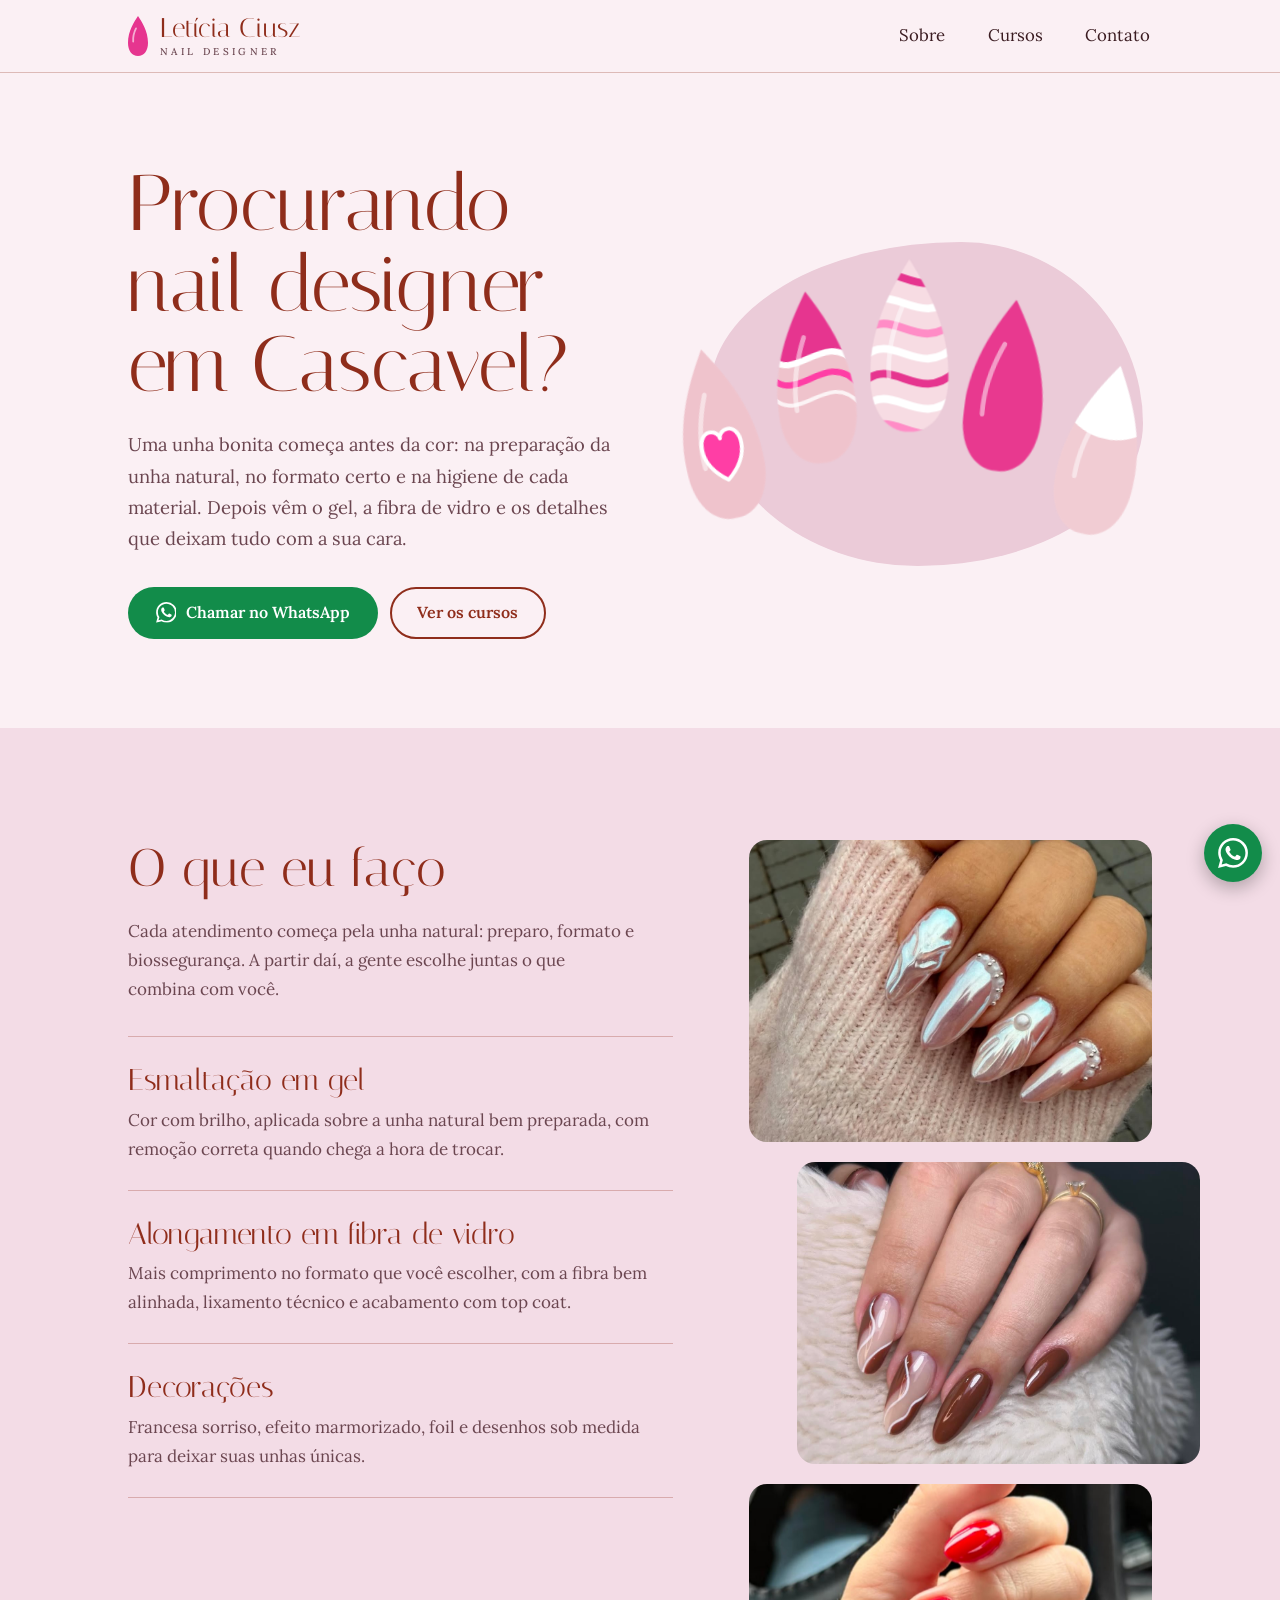
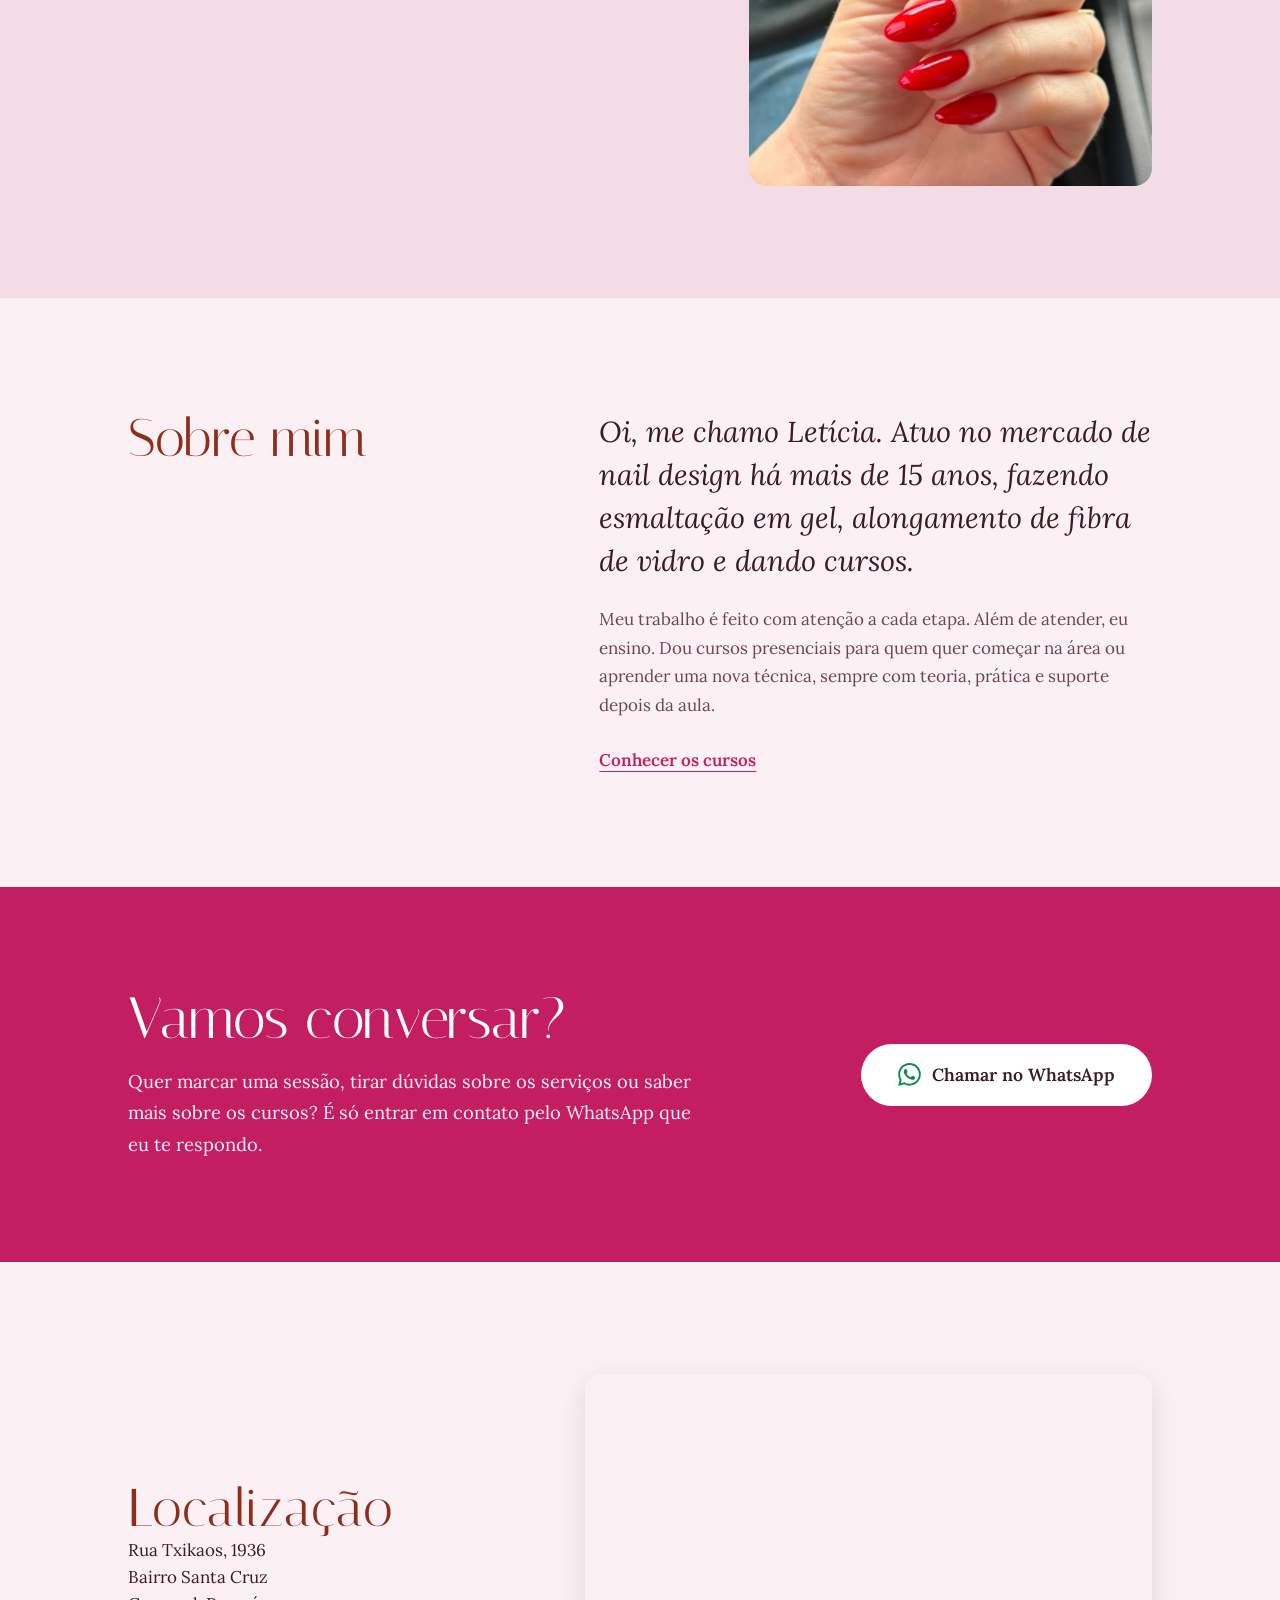
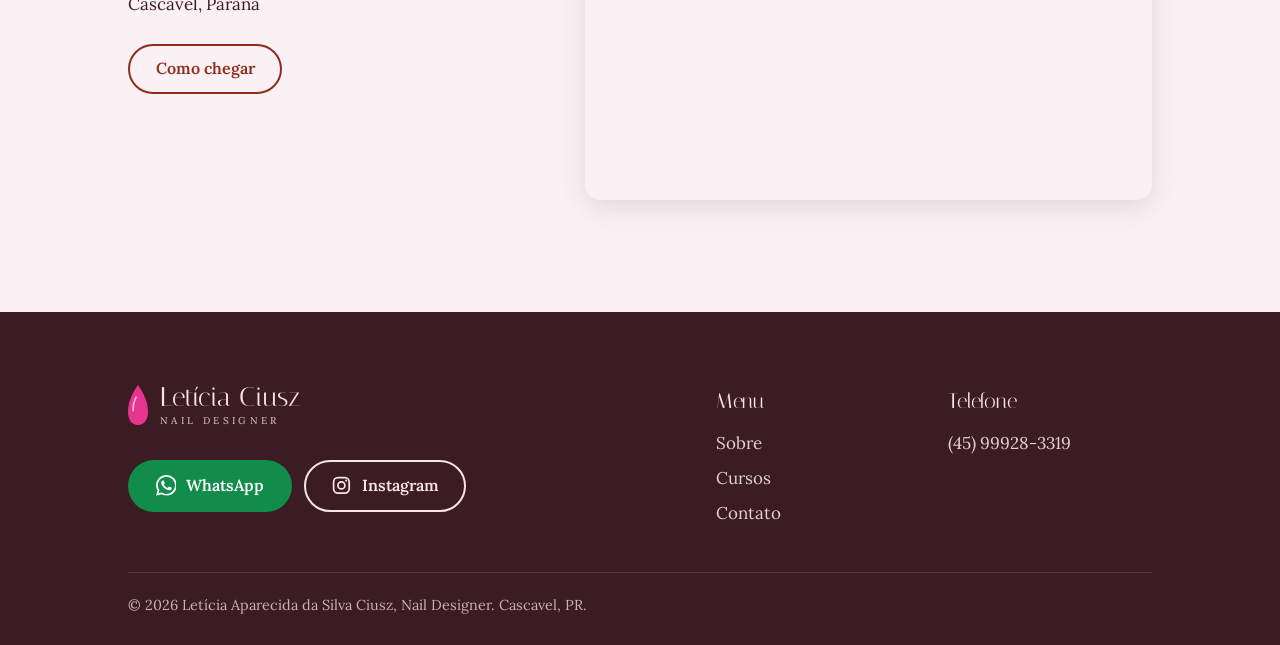
<file: index.html>
<!DOCTYPE html>
<html lang="pt-BR">
<head>
<meta charset="utf-8">
<meta name="viewport" content="width=device-width, initial-scale=1, viewport-fit=cover">
<title>Nail Designer em Cascavel (PR) | Unhas em Gel e Fibra de Vidro - Letícia Ciusz</title>
<meta name="description" content="Nail designer em Cascavel (PR) há mais de 15 anos. Esmaltação em gel, alongamento de unhas em fibra de vidro, nail art e curso de nail designer presencial. Agende pelo WhatsApp.">
<meta name="robots" content="index, follow, max-image-preview:large">
<meta name="author" content="Letícia Aparecida Ciusz">
<meta name="theme-color" content="#E6358F">
<meta name="geo.region" content="BR-PR">
<meta name="geo.placename" content="Cascavel">
<meta property="og:type" content="website">
<meta property="og:locale" content="pt_BR">
<meta property="og:site_name" content="Letícia Ciusz - Nail Designer">
<meta property="og:title" content="Nail Designer em Cascavel (PR) | Unhas em Gel e Fibra de Vidro">
<meta property="og:description" content="Esmaltação em gel, alongamento em fibra de vidro, nail art e cursos presenciais de nail designer em Cascavel, PR.">
<meta property="og:url" content="https://www.leticiaciusznaildesigner.online/">
<meta property="og:image" content="https://www.leticiaciusznaildesigner.online/img/foto_1.jpg">
<meta property="og:image:alt" content="Unhas em gel decoradas por Letícia Ciusz, nail designer em Cascavel">
<meta name="twitter:card" content="summary_large_image">
<meta name="twitter:title" content="Nail Designer em Cascavel (PR) | Letícia Ciusz">
<meta name="twitter:description" content="Unhas em gel, fibra de vidro e curso de nail designer presencial em Cascavel, PR.">
<meta name="twitter:image" content="https://www.leticiaciusznaildesigner.online/img/foto_1.jpg">
<link rel="preconnect" href="https://fonts.googleapis.com">
<link rel="preconnect" href="https://fonts.gstatic.com" crossorigin>
<link rel="icon" type="image/svg+xml" href="favicon.svg">
<link rel="icon" type="image/png" sizes="32x32" href="favicon-32.png">
<link rel="apple-touch-icon" href="apple-touch-icon.png">
<link rel="canonical" href="https://www.leticiaciusznaildesigner.online/">
<link href="https://fonts.googleapis.com/css2?family=Italiana&family=Lora:ital,wght@0,400..700;1,400..600&display=swap" rel="stylesheet">
<link rel="stylesheet" href="style.css">
<script type="application/ld+json">
{
  "@context": "https://schema.org",
  "@type": "BeautySalon",
  "@id": "https://www.leticiaciusznaildesigner.online/#negocio",
  "name": "Letícia Ciusz - Nail Designer",
  "description": "Nail designer em Cascavel (PR) com mais de 15 anos de experiência. Esmaltação em gel, alongamento em fibra de vidro, nail art e cursos presenciais.",
  "url": "https://www.leticiaciusznaildesigner.online/",
  "image": "https://www.leticiaciusznaildesigner.online/img/foto_1.jpg",
  "address": { "@type": "PostalAddress", "streetAddress": "Rua Txikaos, 1936 - Santa Cruz", "addressLocality": "Cascavel", "addressRegion": "PR", "addressCountry": "BR" },
  "areaServed": { "@type": "City", "name": "Cascavel" },
  "sameAs": ["https://www.instagram.com/leticia_ciusz_nails/"],
  "founder": { "@type": "Person", "name": "Letícia Aparecida Ciusz", "jobTitle": "Nail Designer" },
  "makesOffer": [
    { "@type": "Offer", "itemOffered": { "@type": "Service", "name": "Esmaltação em gel" } },
    { "@type": "Offer", "itemOffered": { "@type": "Service", "name": "Alongamento de unhas em fibra de vidro" } },
    { "@type": "Offer", "itemOffered": { "@type": "Service", "name": "Nail art e decoração de unhas" } },
    { "@type": "Offer", "itemOffered": { "@type": "Service", "name": "Curso de nail designer presencial" } }
  ]
}
</script>
<style>
.loc-grid{display:grid;grid-template-columns:1fr 1.4fr;gap:clamp(24px,4vw,56px);align-items:center}
.loc-info p{margin:0 0 .5em}
.loc-address{font-style:normal;line-height:1.6;margin:0 0 1.5em}
.loc-map{width:100%;aspect-ratio:4/3;min-height:280px;border-radius:16px;overflow:hidden;box-shadow:0 8px 28px rgba(0,0,0,.1)}
.loc-map iframe{width:100%;height:100%;border:0;display:block}
@media (max-width:760px){.loc-grid{grid-template-columns:1fr}}
</style>
</head>
<body>

<!-- Ícones reutilizáveis -->
<svg width="0" height="0" style="position:absolute" aria-hidden="true" focusable="false">
  <defs>
    <symbol id="i-whatsapp" viewBox="0 0 24 24"><path fill="currentColor" d="M17.472 14.382c-.297-.149-1.758-.867-2.03-.967-.273-.099-.471-.148-.67.15-.197.297-.767.966-.94 1.164-.173.199-.347.223-.644.075-.297-.15-1.255-.463-2.39-1.475-.883-.788-1.48-1.761-1.653-2.059-.173-.297-.018-.458.13-.606.134-.133.298-.347.446-.52.149-.174.198-.298.298-.497.099-.198.05-.371-.025-.52-.075-.149-.669-1.612-.916-2.207-.242-.579-.487-.5-.669-.51-.173-.008-.371-.01-.57-.01-.198 0-.52.074-.792.372-.272.297-1.04 1.016-1.04 2.479 0 1.462 1.065 2.875 1.213 3.074.149.198 2.096 3.2 5.077 4.487.709.306 1.262.489 1.694.625.712.227 1.36.195 1.871.118.571-.085 1.758-.719 2.006-1.413.248-.694.248-1.289.173-1.413-.074-.124-.272-.198-.57-.347m-5.421 7.403h-.004a9.87 9.87 0 01-5.031-1.378l-.361-.214-3.741.982.998-3.648-.235-.374a9.86 9.86 0 01-1.51-5.26c.001-5.45 4.436-9.884 9.888-9.884 2.64 0 5.122 1.03 6.988 2.898a9.825 9.825 0 012.893 6.994c-.003 5.45-4.437 9.884-9.885 9.884m8.413-18.297A11.815 11.815 0 0012.05 0C5.495 0 .16 5.335.157 11.892c0 2.096.547 4.142 1.588 5.945L.057 24l6.305-1.654a11.882 11.882 0 005.683 1.448h.005c6.554 0 11.89-5.335 11.893-11.893a11.821 11.821 0 00-3.48-8.413z"/></symbol>
    <symbol id="i-instagram" viewBox="0 0 24 24"><rect x="3" y="3" width="18" height="18" rx="5" fill="none" stroke="currentColor" stroke-width="2"/><circle cx="12" cy="12" r="4" fill="none" stroke="currentColor" stroke-width="2"/><circle cx="17.5" cy="6.5" r="1.2" fill="currentColor"/></symbol>
    <symbol id="i-menu" viewBox="0 0 24 24"><path d="M4 7h16M4 12h16M4 17h16" stroke="currentColor" stroke-width="2" stroke-linecap="round" fill="none"/></symbol>
    <symbol id="i-close" viewBox="0 0 24 24"><path d="M6 6l12 12M18 6L6 18" stroke="currentColor" stroke-width="2" stroke-linecap="round" fill="none"/></symbol>
    <symbol id="i-nail" viewBox="0 0 100 200"><path d="M50 0C68 28 100 74 100 134C100 176 80 200 50 200C20 200 0 176 0 134C0 74 32 28 50 0Z" fill="currentColor"/><path d="M26 128C24 104 30 82 40 62" stroke="#fff" stroke-opacity=".6" stroke-width="9" stroke-linecap="round" fill="none"/></symbol>
  </defs>
</svg>

<header class="site-header">
  <div class="wrap header-in">
    <a class="logo" href="index.html" aria-label="Letícia Ciusz, Nail Designer em Cascavel. Ir para o início">
      <svg class="logo-mark" aria-hidden="true"><use href="#i-nail"/></svg>
      <span><span class="logo-name">Letícia Ciusz</span><span class="logo-sub">NAIL DESIGNER</span></span>
    </a>
    <button class="nav-toggle" id="navToggle" type="button" aria-expanded="false" aria-controls="nav" aria-label="Abrir menu">
      <svg aria-hidden="true"><use href="#i-menu"/></svg>
    </button>
    <nav class="nav" id="nav" aria-label="Principal">
      <ul class="nav-list">
        <li><a href="#sobre">Sobre</a></li>
        <li><a href="cursos.html" title="Curso de nail designer em Cascavel">Cursos</a></li>
        <li><a href="#contato">Contato</a></li>
      </ul>
    </nav>
  </div>
</header>

<main id="main">
  <section class="hero" aria-labelledby="hero-title">
    <div class="wrap hero-grid">
      <div>
        <h1 id="hero-title">Procurando nail designer em Cascavel?</h1>
        <p class="hero-text">Uma unha bonita começa antes da cor: na preparação da unha natural, no formato certo e na higiene de cada material. Depois vêm o gel, a fibra de vidro e os detalhes que deixam tudo com a sua cara.</p>
        <div class="hero-actions">
          <a class="btn btn-wa" data-wa data-msg="Olá, Letícia! Vim pelo seu site e gostaria de marcar um horário." href="#contato" target="_blank" rel="noopener"><svg aria-hidden="true"><use href="#i-whatsapp"/></svg>Chamar no WhatsApp</a>
          <a class="btn btn-line" href="cursos.html">Ver os cursos</a>
        </div>
      </div>

      <div class="stage" role="img" aria-label="Cinco unhas em gel no formato amêndoa com nail art diferentes: coração, curvas, ondas, cor sólida e francesinha">
        <svg viewBox="0 0 600 440" aria-hidden="true">
          <defs>
            <clipPath id="nc"><path d="M50 0C68 30 100 80 100 148C100 192 80 220 50 220C20 220 0 192 0 148C0 80 32 30 50 0Z"/></clipPath>
            <path id="gloss" d="M24 150C22 118 30 86 42 58" stroke="#fff" stroke-opacity=".5" stroke-width="6" stroke-linecap="round" fill="none"/>
          </defs>

          <!-- 1: coração -->
          <g transform="translate(20 150) rotate(-12 50 220)"><g class="nail-in" style="--i:0"><g clip-path="url(#nc)">
            <rect width="100" height="220" fill="#EFC3CC"/>
            <path d="M50 170C14 142 22 106 38 106C46 106 50 112 50 116C50 112 54 106 62 106C78 106 86 142 50 170Z" fill="#FF3EA5" stroke="#fff" stroke-width="5" stroke-linejoin="round"/>
            <use href="#gloss"/>
          </g></g></g>

          <!-- 2: curva dupla -->
          <g transform="translate(130 80) rotate(-6 50 220)"><g class="nail-in" style="--i:1"><g clip-path="url(#nc)">
            <rect width="100" height="220" fill="#EFC3CC"/>
            <path d="M-5 78C25 118 70 48 105 98V-5H-5Z" fill="#E6358F"/>
            <path d="M-5 78C25 118 70 48 105 98" fill="none" stroke="#fff" stroke-width="8"/>
            <path d="M-5 104C25 144 70 74 105 124" fill="none" stroke="#FF3EA5" stroke-width="8"/>
            <path d="M-5 130C25 170 70 100 105 150" fill="none" stroke="#fff" stroke-width="5" stroke-opacity=".8"/>
            <use href="#gloss"/>
          </g></g></g>

          <!-- 3: ondas -->
          <g transform="translate(240 40)"><g class="nail-in" style="--i:2"><g clip-path="url(#nc)">
            <rect width="100" height="220" fill="#F7DCE3"/>
            <g fill="none" stroke-width="10">
              <path d="M-10 30C30-8 60 60 110 14" stroke="#E6358F"/>
              <path d="M-10 62C30 24 60 92 110 46" stroke="#fff"/>
              <path d="M-10 94C30 56 60 124 110 78" stroke="#FF8CC6"/>
              <path d="M-10 126C30 88 60 156 110 110" stroke="#fff"/>
              <path d="M-10 158C30 120 60 188 110 142" stroke="#E6358F"/>
              <path d="M-10 190C30 152 60 220 110 174" stroke="#fff"/>
              <path d="M-10 222C30 184 60 252 110 206" stroke="#FF8CC6"/>
            </g>
            <use href="#gloss"/>
          </g></g></g>

          <!-- 4: cor sólida fosca -->
          <g transform="translate(350 90) rotate(7 50 220)"><g class="nail-in" style="--i:3"><g clip-path="url(#nc)">
            <rect width="100" height="220" fill="#E8398F"/>
            <use href="#gloss"/>
          </g></g></g>

          <!-- 5: francesa sorriso -->
          <g transform="translate(460 170) rotate(13 50 220)"><g class="nail-in" style="--i:4"><g clip-path="url(#nc)">
            <rect width="100" height="220" fill="#F1CCD3"/>
            <path d="M-5-5H105V70C80 104 20 104-5 70Z" fill="#fff"/>
            <use href="#gloss"/>
          </g></g></g>
        </svg>
      </div>
    </div>
  </section>

  <section class="section section-soft" aria-labelledby="fazer-title">
    <div class="wrap fazer-grid">
      <div class="fazer-text">
        <h2 class="h2" id="fazer-title">O que eu faço</h2>
        <p class="fazer-intro">Cada atendimento começa pela unha natural: preparo, formato e biossegurança. A partir daí, a gente escolhe juntas o que combina com você.</p>
        <div class="service">
          <h3>Esmaltação em gel</h3>
          <p>Cor com brilho, aplicada sobre a unha natural bem preparada, com remoção correta quando chega a hora de trocar.</p>
        </div>
        <div class="service">
          <h3>Alongamento em fibra de vidro</h3>
          <p>Mais comprimento no formato que você escolher, com a fibra bem alinhada, lixamento técnico e acabamento com top coat.</p>
        </div>
        <div class="service">
          <h3>Decorações</h3>
          <p>Francesa sorriso, efeito marmorizado, foil e desenhos sob medida para deixar suas unhas únicas.</p>
        </div>
      </div>
      <!-- Para trocar por foto real: substitua cada <div class="ph"> por <img src="foto.jpg" alt="descrição" loading="lazy"> -->
      <div class="fazer-photos">
        <img src="img/foto_4.jpg" alt="Unhas decoradas em gel feitas por nail designer em Cascavel" loading="lazy">
        <img src="img/foto_1.jpg" alt="Alongamento de unhas em fibra de vidro, Letícia Ciusz" loading="lazy">
        <img src="img/foto_3.jpg" alt="Esmaltação em gel com nail art, Cascavel PR" loading="lazy">
      </div>
    </div>
  </section>

  <section class="section" id="sobre" aria-labelledby="sobre-title">
    <div class="wrap split">
      <div class="split-intro">
        <h2 class="h2" id="sobre-title">Sobre mim</h2>
      </div>
      <div>
        <p class="about-lead">Oi, me chamo Letícia. Atuo no mercado de nail design há mais de 15 anos, fazendo esmaltação em gel, alongamento de fibra de vidro e dando cursos.</p>
        <p class="about-body">Meu trabalho é feito com atenção a cada etapa. Além de atender, eu ensino. Dou cursos presenciais para quem quer começar na área ou aprender uma nova técnica, sempre com teoria, prática e suporte depois da aula.</p>
        <a class="about-link" href="cursos.html" title="Curso de nail designer presencial em Cascavel">Conhecer os cursos</a>
      </div>
    </div>
  </section>
</main>

<!-- ============ CONTATO (todas as rotas) ============ -->
<section class="contact" id="contato" aria-labelledby="contato-title">
  <div class="wrap contact-grid">
    <div>
      <h2 id="contato-title">Vamos conversar?</h2>
      <p>Quer marcar uma sessão, tirar dúvidas sobre os serviços ou saber mais sobre os cursos? É só entrar em contato pelo WhatsApp que eu te respondo.</p>
    </div>
    <a class="btn btn-white" data-wa data-msg="Olá, Letícia! Vim pelo seu site e gostaria de conversar." href="#contato" target="_blank" rel="noopener"><svg aria-hidden="true"><use href="#i-whatsapp"/></svg>Chamar no WhatsApp</a>
  </div>
</section>

<!-- ============ LOCALIZAÇÃO ============ -->
<section class="section" id="localizacao" aria-labelledby="loc-title">
  <div class="wrap loc-grid">
    <div class="loc-info">
      <h2 class="h2" id="loc-title">Localização</h2>
      <address class="loc-address">
        Rua Txikaos, 1936<br>
        Bairro Santa Cruz<br>
        Cascavel, Paraná
      </address>
      <a class="btn btn-line" href="https://www.google.com/maps/search/?api=1&amp;query=Rua+Txikaos+1936+Santa+Cruz+Cascavel+PR" target="_blank" rel="noopener">Como chegar</a>
    </div>
    <div class="loc-map">
      <iframe title="Mapa: Rua Txikaos, 1936, Bairro Santa Cruz, Cascavel - PR" src="https://www.google.com/maps?q=Rua+Txikaos+1936+Santa+Cruz+Cascavel+PR&amp;output=embed" loading="lazy" referrerpolicy="no-referrer-when-downgrade" allowfullscreen></iframe>
    </div>
  </div>
</section>

<footer class="site-footer">
  <div class="wrap">
    <div class="foot-grid">
      <div>
        <a class="logo" href="index.html" aria-label="Letícia Ciusz, Nail Designer em Cascavel. Ir para o início">
          <svg class="logo-mark" aria-hidden="true"><use href="#i-nail"/></svg>
          <span><span class="logo-name">Letícia Ciusz</span><span class="logo-sub">NAIL DESIGNER</span></span>
        </a>
        <div class="foot-actions">
          <a class="btn btn-wa" data-wa data-msg="Olá, Letícia! Vim pelo seu site." href="#contato" target="_blank" rel="noopener"><svg aria-hidden="true"><use href="#i-whatsapp"/></svg>WhatsApp</a>
          <a class="btn btn-foot" data-ig href="#contato" target="_blank" rel="noopener"><svg aria-hidden="true"><use href="#i-instagram"/></svg>Instagram</a>
        </div>
      </div>
      <div class="foot-nav">
        <nav aria-label="Rodapé">
          <h2>Menu</h2>
          <ul>
            <li><a href="#sobre">Sobre</a></li>
            <li><a href="cursos.html">Cursos</a></li>
            <li><a href="#contato">Contato</a></li>
          </ul>
        </nav>
        <div>
          <h2>Telefone</h2>
          <ul>
            <li><a data-tel href="#contato"></a></li>
          </ul>
        </div>
      </div>
    </div>
    <p class="foot-bottom">&copy; <span id="year"></span> Letícia Aparecida da Silva Ciusz, Nail Designer. Cascavel, PR.</p>
  </div>
</footer>

<a class="wa-float" data-wa data-msg="Olá, Letícia! Vim pelo seu site." href="#contato" target="_blank" rel="noopener" aria-label="Falar com a Letícia no WhatsApp">
  <svg aria-hidden="true"><use href="#i-whatsapp"/></svg>
</a>

<script src="site.js"></script>
</body>
</html>
</file>
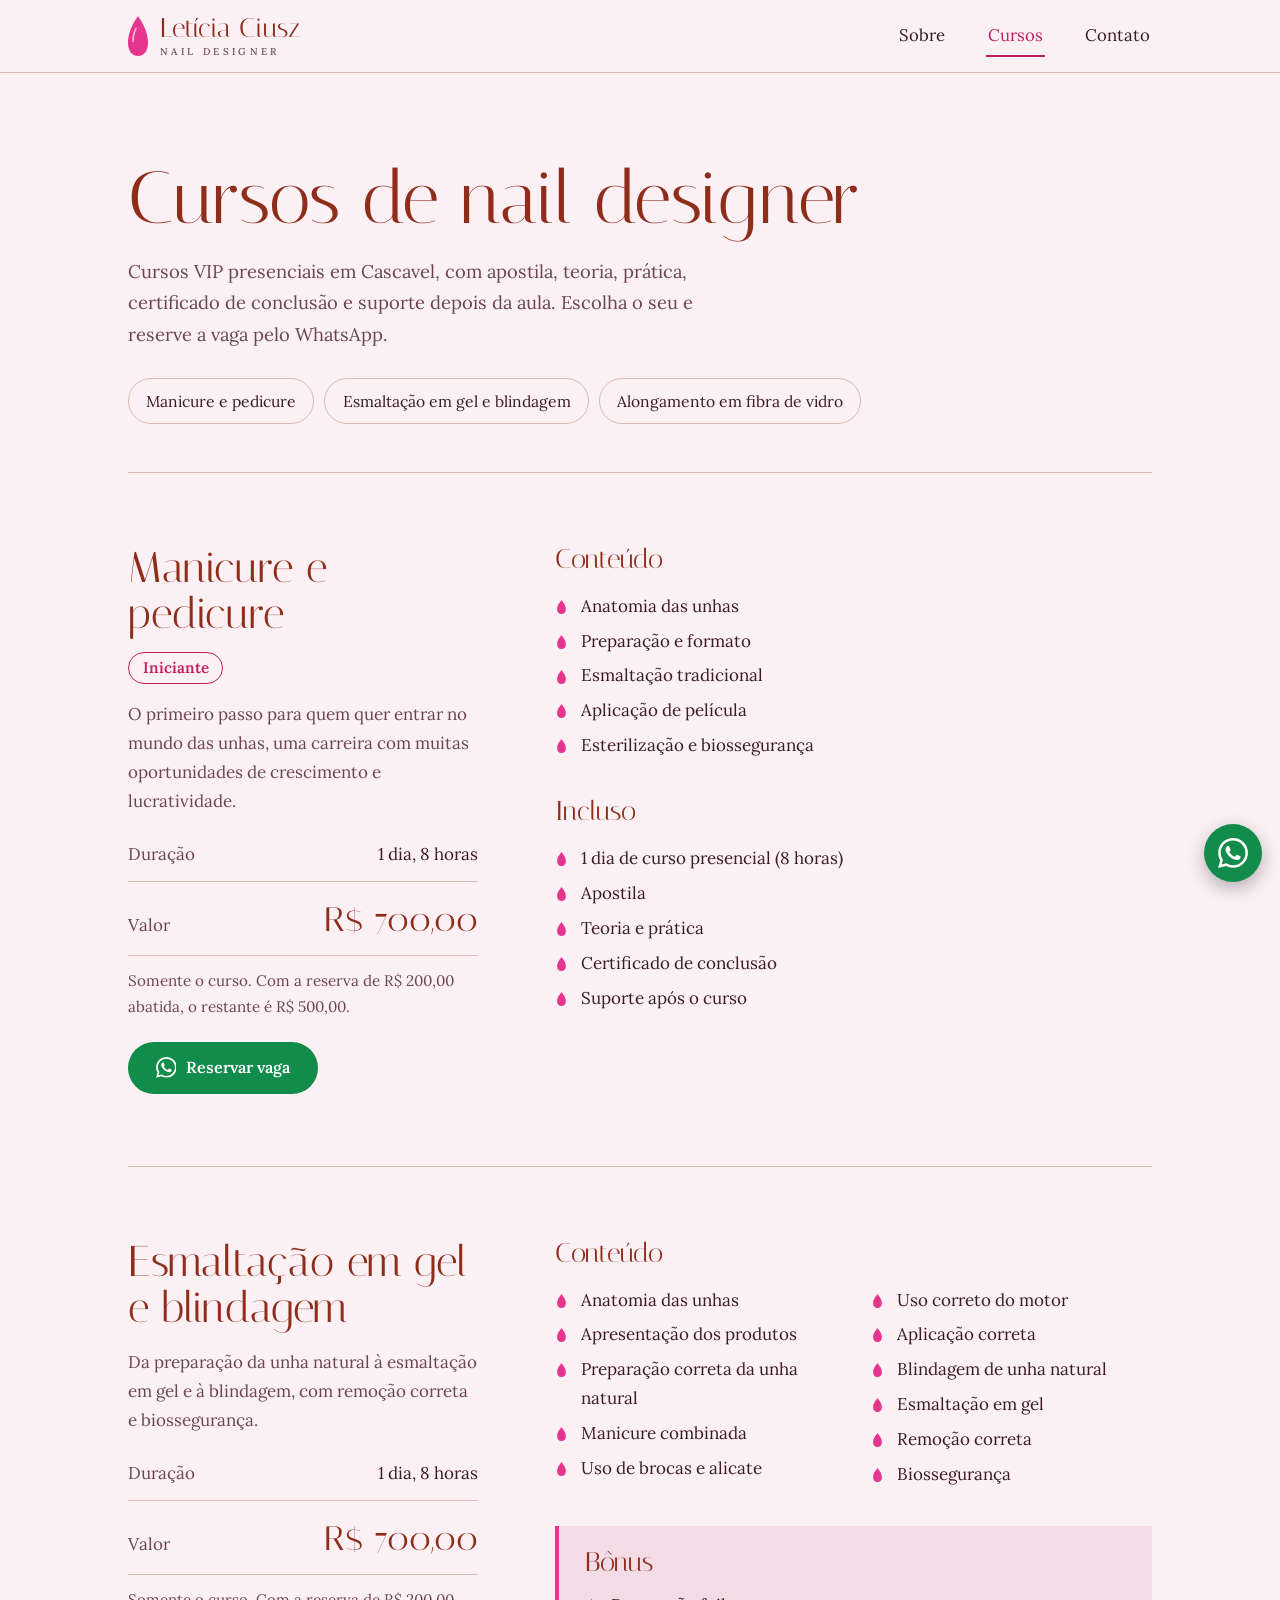
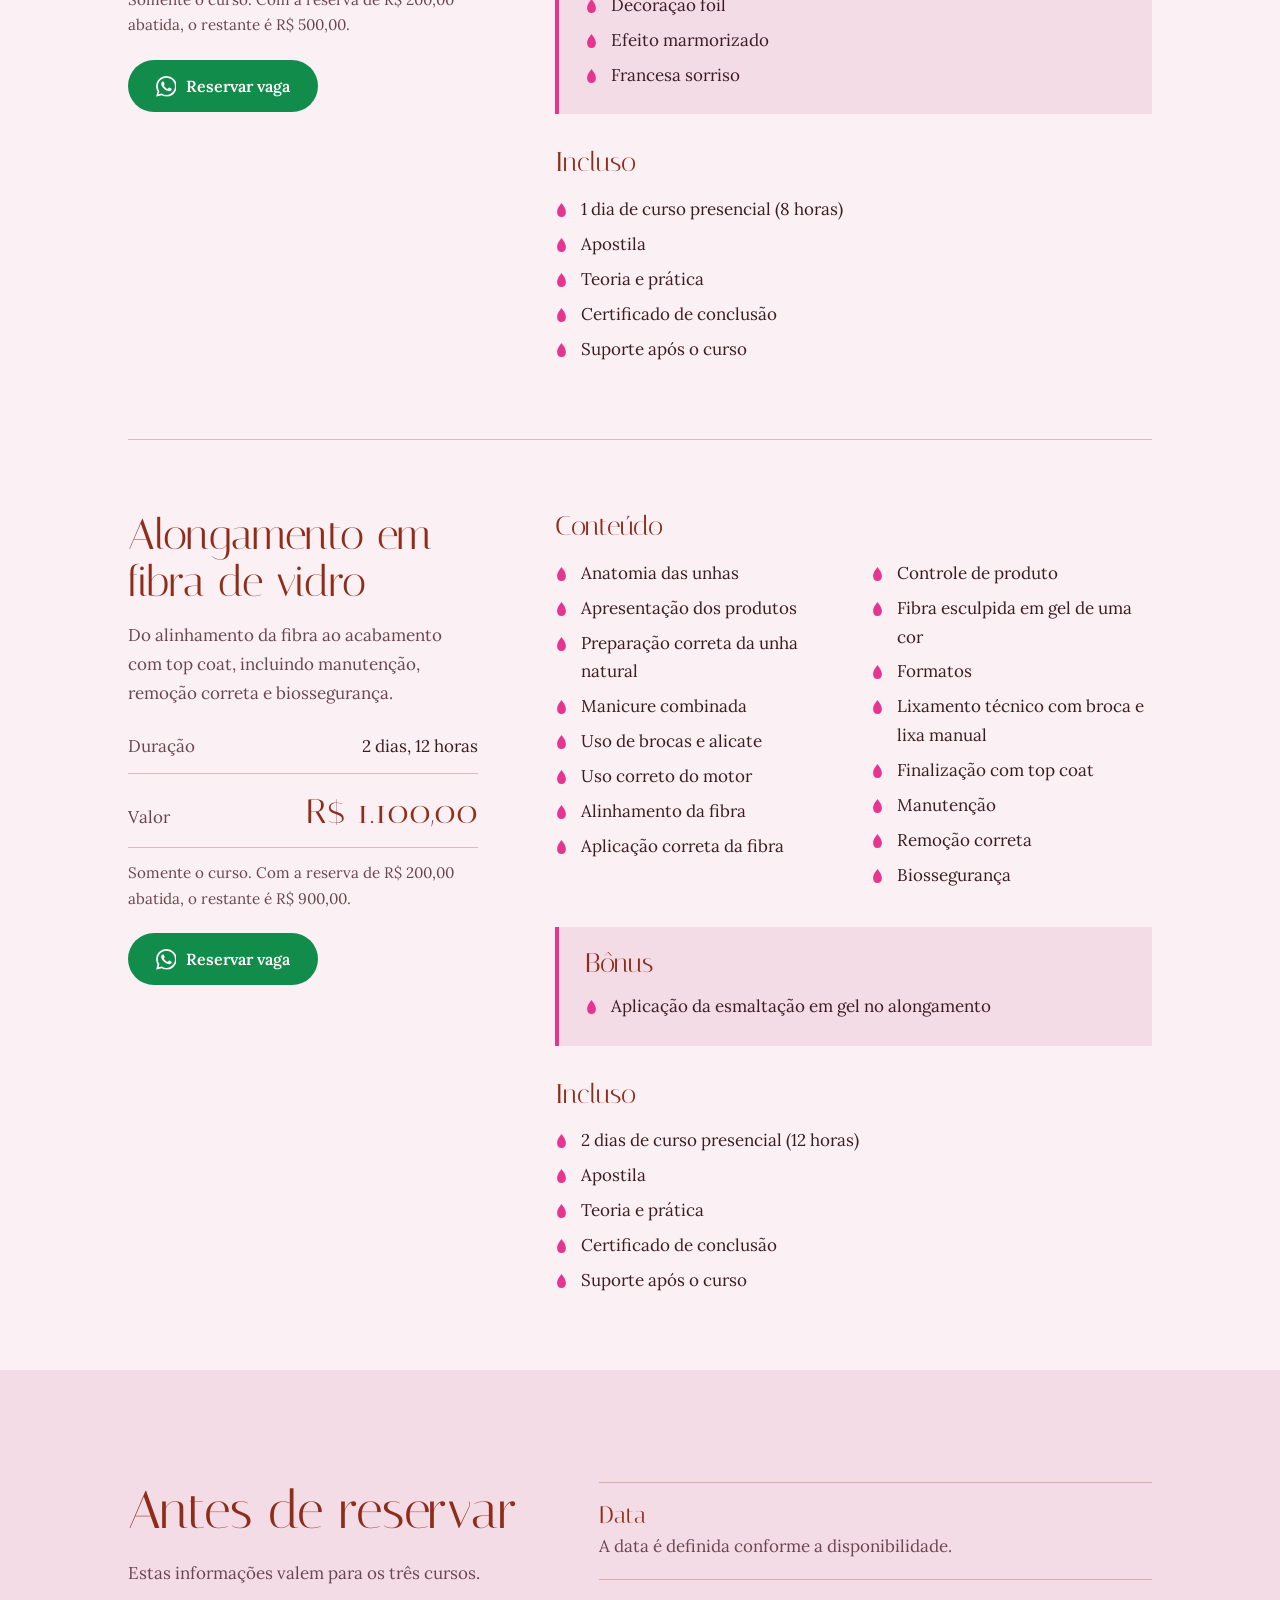
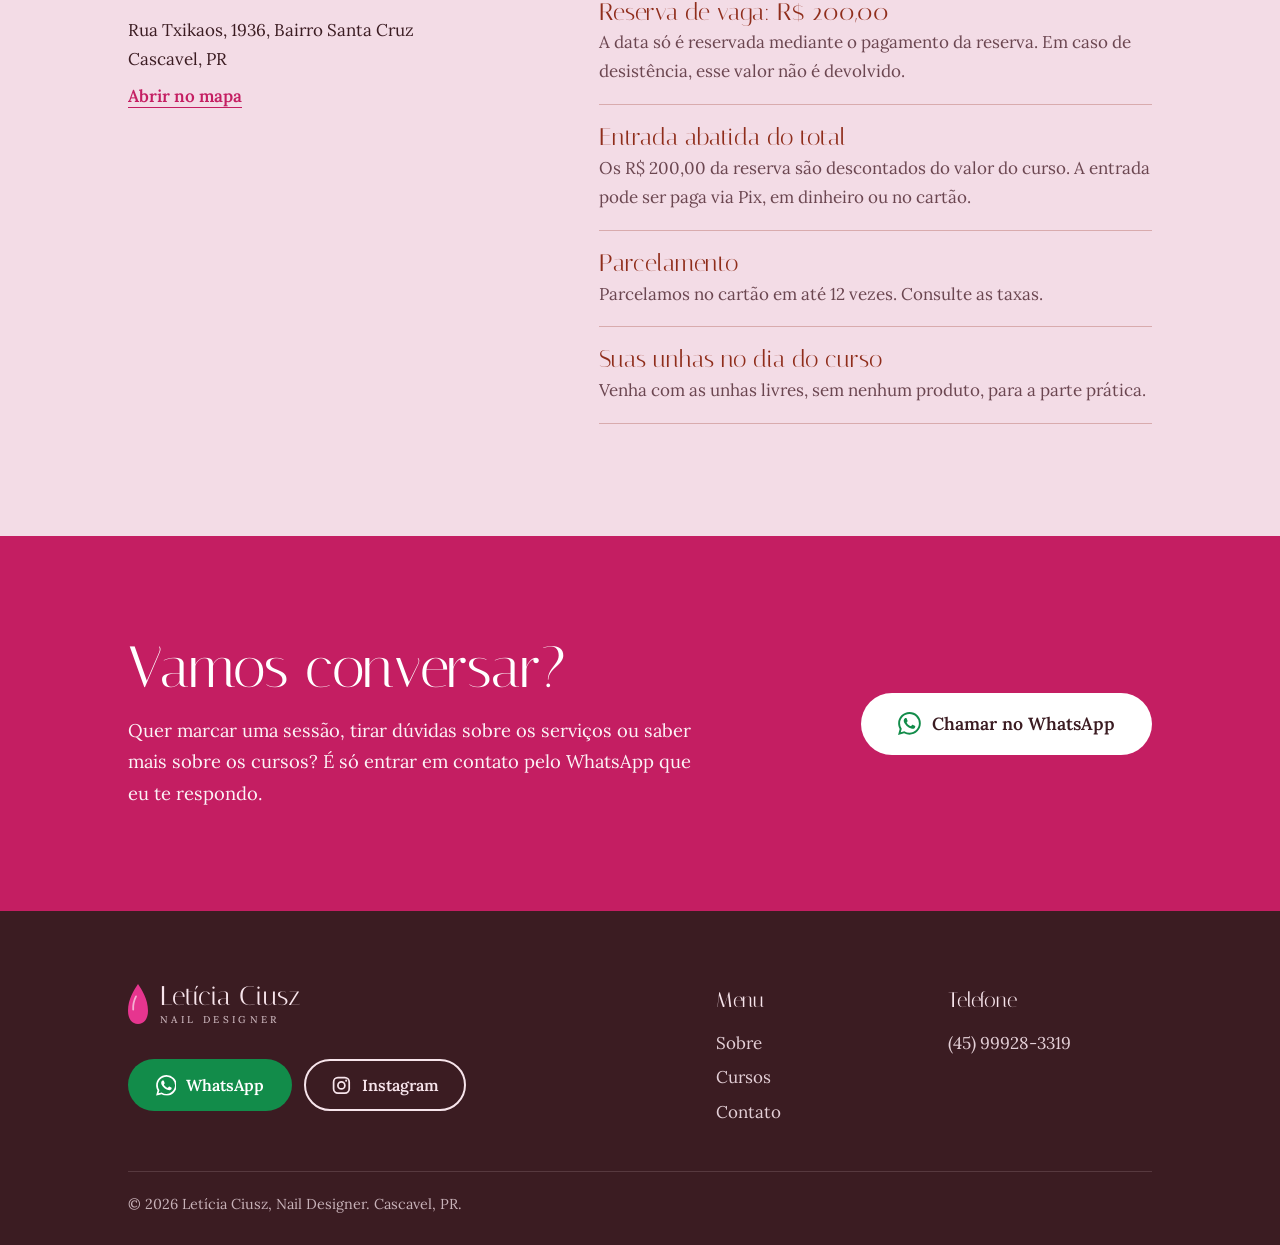
<file: cursos.html>
<!DOCTYPE html>
<html lang="pt-BR">
<head>
<meta charset="utf-8">
<meta name="viewport" content="width=device-width, initial-scale=1, viewport-fit=cover">
<title>Cursos | Letícia Ciusz - Nail Designer</title>
<meta name="description" content="Cursos presenciais de nail designer em Cascavel (PR): manicure e pedicure, esmaltação em gel e alongamento em fibra de vidro.">
<link rel="preconnect" href="https://fonts.googleapis.com">
<link rel="preconnect" href="https://fonts.gstatic.com" crossorigin>
<link href="https://fonts.googleapis.com/css2?family=Italiana&family=Lora:ital,wght@0,400..700;1,400..600&display=swap" rel="stylesheet">
<link rel="stylesheet" href="style.css">
</head>
<body>

<!-- Ícones reutilizáveis -->
<svg width="0" height="0" style="position:absolute" aria-hidden="true" focusable="false">
  <defs>
    <symbol id="i-whatsapp" viewBox="0 0 24 24"><path fill="currentColor" d="M17.472 14.382c-.297-.149-1.758-.867-2.03-.967-.273-.099-.471-.148-.67.15-.197.297-.767.966-.94 1.164-.173.199-.347.223-.644.075-.297-.15-1.255-.463-2.39-1.475-.883-.788-1.48-1.761-1.653-2.059-.173-.297-.018-.458.13-.606.134-.133.298-.347.446-.52.149-.174.198-.298.298-.497.099-.198.05-.371-.025-.52-.075-.149-.669-1.612-.916-2.207-.242-.579-.487-.5-.669-.51-.173-.008-.371-.01-.57-.01-.198 0-.52.074-.792.372-.272.297-1.04 1.016-1.04 2.479 0 1.462 1.065 2.875 1.213 3.074.149.198 2.096 3.2 5.077 4.487.709.306 1.262.489 1.694.625.712.227 1.36.195 1.871.118.571-.085 1.758-.719 2.006-1.413.248-.694.248-1.289.173-1.413-.074-.124-.272-.198-.57-.347m-5.421 7.403h-.004a9.87 9.87 0 01-5.031-1.378l-.361-.214-3.741.982.998-3.648-.235-.374a9.86 9.86 0 01-1.51-5.26c.001-5.45 4.436-9.884 9.888-9.884 2.64 0 5.122 1.03 6.988 2.898a9.825 9.825 0 012.893 6.994c-.003 5.45-4.437 9.884-9.885 9.884m8.413-18.297A11.815 11.815 0 0012.05 0C5.495 0 .16 5.335.157 11.892c0 2.096.547 4.142 1.588 5.945L.057 24l6.305-1.654a11.882 11.882 0 005.683 1.448h.005c6.554 0 11.89-5.335 11.893-11.893a11.821 11.821 0 00-3.48-8.413z"/></symbol>
    <symbol id="i-instagram" viewBox="0 0 24 24"><rect x="3" y="3" width="18" height="18" rx="5" fill="none" stroke="currentColor" stroke-width="2"/><circle cx="12" cy="12" r="4" fill="none" stroke="currentColor" stroke-width="2"/><circle cx="17.5" cy="6.5" r="1.2" fill="currentColor"/></symbol>
    <symbol id="i-menu" viewBox="0 0 24 24"><path d="M4 7h16M4 12h16M4 17h16" stroke="currentColor" stroke-width="2" stroke-linecap="round" fill="none"/></symbol>
    <symbol id="i-close" viewBox="0 0 24 24"><path d="M6 6l12 12M18 6L6 18" stroke="currentColor" stroke-width="2" stroke-linecap="round" fill="none"/></symbol>
    <symbol id="i-nail" viewBox="0 0 100 200"><path d="M50 0C68 28 100 74 100 134C100 176 80 200 50 200C20 200 0 176 0 134C0 74 32 28 50 0Z" fill="currentColor"/><path d="M26 128C24 104 30 82 40 62" stroke="#fff" stroke-opacity=".6" stroke-width="9" stroke-linecap="round" fill="none"/></symbol>
  </defs>
</svg>

<header class="site-header">
  <div class="wrap header-in">
    <a class="logo" href="index.html" aria-label="Letícia Ciusz, Nail Designer. Ir para o início">
      <svg class="logo-mark" aria-hidden="true"><use href="#i-nail"/></svg>
      <span><span class="logo-name">Letícia Ciusz</span><span class="logo-sub">NAIL DESIGNER</span></span>
    </a>
    <button class="nav-toggle" id="navToggle" type="button" aria-expanded="false" aria-controls="nav" aria-label="Abrir menu">
      <svg aria-hidden="true"><use href="#i-menu"/></svg>
    </button>
    <nav class="nav" id="nav" aria-label="Principal">
      <ul class="nav-list">
        <li><a href="index.html#sobre">Sobre</a></li>
        <li><a href="cursos.html" aria-current="page">Cursos</a></li>
        <li><a href="#contato">Contato</a></li>
      </ul>
    </nav>
  </div>
</header>

<main id="main">
  <section class="page-head">
    <div class="wrap">
      <h1>Cursos de nail designer</h1>
      <p>Cursos VIP presenciais em Cascavel, com apostila, teoria, prática, certificado de conclusão e suporte depois da aula. Escolha o seu e reserve a vaga pelo WhatsApp.</p>
      <div class="jump" aria-label="Ir para um curso">
        <a href="#curso-manicure">Manicure e pedicure</a>
        <a href="#curso-gel">Esmaltação em gel e blindagem</a>
        <a href="#curso-fibra">Alongamento em fibra de vidro</a>
      </div>
    </div>
  </section>

  <div class="wrap" id="courses"></div>

  <section class="section rules" aria-labelledby="reserva-title">
    <div class="wrap split">
      <div class="split-intro">
        <h2 class="h2" id="reserva-title">Antes de reservar</h2>
        <p>Estas informações valem para os três cursos.</p>
        <div class="place">
          <address>Rua Txikaos, 1936, Bairro Santa Cruz<br>Cascavel, PR</address>
          <a href="https://www.google.com/maps/search/?api=1&amp;query=Rua+Txikaos+1936+Santa+Cruz+Cascavel+PR" target="_blank" rel="noopener">Abrir no mapa</a>
        </div>
      </div>
      <ul class="rules-list">
        <li><strong>Data</strong><span>A data é definida conforme a disponibilidade.</span></li>
        <li><strong>Reserva de vaga: R$ 200,00</strong><span>A data só é reservada mediante o pagamento da reserva. Em caso de desistência, esse valor não é devolvido.</span></li>
        <li><strong>Entrada abatida do total</strong><span>Os R$ 200,00 da reserva são descontados do valor do curso. A entrada pode ser paga via Pix, em dinheiro ou no cartão.</span></li>
        <li><strong>Parcelamento</strong><span>Parcelamos no cartão em até 12 vezes. Consulte as taxas.</span></li>
        <li><strong>Suas unhas no dia do curso</strong><span>Venha com as unhas livres, sem nenhum produto, para a parte prática.</span></li>
      </ul>
    </div>
  </section>
</main>

<!-- ============ CONTATO (todas as rotas) ============ -->
<section class="contact" id="contato" aria-labelledby="contato-title">
  <div class="wrap contact-grid">
    <div>
      <h2 id="contato-title">Vamos conversar?</h2>
      <p>Quer marcar uma sessão, tirar dúvidas sobre os serviços ou saber mais sobre os cursos? É só entrar em contato pelo WhatsApp que eu te respondo.</p>
    </div>
    <a class="btn btn-white" data-wa data-msg="Olá, Letícia! Vim pelo seu site e gostaria de conversar." href="#contato" target="_blank" rel="noopener"><svg aria-hidden="true"><use href="#i-whatsapp"/></svg>Chamar no WhatsApp</a>
  </div>
</section>

<footer class="site-footer">
  <div class="wrap">
    <div class="foot-grid">
      <div>
        <a class="logo" href="index.html" aria-label="Letícia Ciusz, Nail Designer. Ir para o início">
          <svg class="logo-mark" aria-hidden="true"><use href="#i-nail"/></svg>
          <span><span class="logo-name">Letícia Ciusz</span><span class="logo-sub">NAIL DESIGNER</span></span>
        </a>
        <div class="foot-actions">
          <a class="btn btn-wa" data-wa data-msg="Olá, Letícia! Vim pelo seu site." href="#contato" target="_blank" rel="noopener"><svg aria-hidden="true"><use href="#i-whatsapp"/></svg>WhatsApp</a>
          <a class="btn btn-foot" data-ig href="#contato" target="_blank" rel="noopener"><svg aria-hidden="true"><use href="#i-instagram"/></svg>Instagram</a>
        </div>
      </div>
      <div class="foot-nav">
        <nav aria-label="Rodapé">
          <h2>Menu</h2>
          <ul>
            <li><a href="index.html#sobre">Sobre</a></li>
            <li><a href="cursos.html">Cursos</a></li>
            <li><a href="#contato">Contato</a></li>
          </ul>
        </nav>
        <div>
          <h2>Telefone</h2>
          <ul>
            <li><a data-tel href="#contato"></a></li>
          </ul>
        </div>
      </div>
    </div>
    <p class="foot-bottom">&copy; <span id="year"></span> Letícia Ciusz, Nail Designer. Cascavel, PR.</p>
  </div>
</footer>

<a class="wa-float" data-wa data-msg="Olá, Letícia! Vim pelo seu site." href="#contato" target="_blank" rel="noopener" aria-label="Falar com a Letícia no WhatsApp">
  <svg aria-hidden="true"><use href="#i-whatsapp"/></svg>
</a>

<script>
/* ============ Dados dos cursos ============ */
const BASE_INCLUDED = ["Apostila","Teoria e prática","Certificado de conclusão","Suporte após o curso"];
const COURSES = [
  {
    id:"manicure", name:"Manicure e pedicure", level:"Iniciante",
    lead:"O primeiro passo para quem quer entrar no mundo das unhas, uma carreira com muitas oportunidades de crescimento e lucratividade.",
    duration:"1 dia, 8 horas", format:"1 dia de curso presencial (8 horas)",
    price:"R$ 700,00", rest:"R$ 500,00",
    content:["Anatomia das unhas","Preparação e formato","Esmaltação tradicional","Aplicação de película","Esterilização e biossegurança"],
    bonus:[]
  },
  {
    id:"gel", name:"Esmaltação em gel e blindagem",
    lead:"Da preparação da unha natural à esmaltação em gel e à blindagem, com remoção correta e biossegurança.",
    duration:"1 dia, 8 horas", format:"1 dia de curso presencial (8 horas)",
    price:"R$ 700,00", rest:"R$ 500,00",
    content:["Anatomia das unhas","Apresentação dos produtos","Preparação correta da unha natural","Manicure combinada","Uso de brocas e alicate","Uso correto do motor","Aplicação correta","Blindagem de unha natural","Esmaltação em gel","Remoção correta","Biossegurança"],
    bonus:["Decoração foil","Efeito marmorizado","Francesa sorriso"]
  },
  {
    id:"fibra", name:"Alongamento em fibra de vidro",
    lead:"Do alinhamento da fibra ao acabamento com top coat, incluindo manutenção, remoção correta e biossegurança.",
    duration:"2 dias, 12 horas", format:"2 dias de curso presencial (12 horas)",
    price:"R$ 1.100,00", rest:"R$ 900,00",
    content:["Anatomia das unhas","Apresentação dos produtos","Preparação correta da unha natural","Manicure combinada","Uso de brocas e alicate","Uso correto do motor","Alinhamento da fibra","Aplicação correta da fibra","Controle de produto","Fibra esculpida em gel de uma cor","Formatos","Lixamento técnico com broca e lixa manual","Finalização com top coat","Manutenção","Remoção correta","Biossegurança"],
    bonus:["Aplicação da esmaltação em gel no alongamento"]
  }
];


function renderCourses(){
  const li = arr => arr.map(t => "<li>" + t + "</li>").join("");
  document.getElementById("courses").innerHTML = COURSES.map(c => `
    <article class="course" id="curso-${c.id}" aria-labelledby="h-${c.id}">
      <div class="course-side">
        <h2 id="h-${c.id}">${c.name}</h2>
        ${c.level ? `<span class="level">${c.level}</span>` : ""}
        <p class="course-lead">${c.lead}</p>
        <dl class="facts">
          <div><dt>Duração</dt><dd>${c.duration}</dd></div>
          <div><dt>Valor</dt><dd class="price">${c.price}</dd></div>
        </dl>
        <p class="fine">Somente o curso. Com a reserva de R$ 200,00 abatida, o restante é ${c.rest}.</p>
        <a class="btn btn-wa" data-wa data-msg="Olá, Letícia! Tenho interesse no curso de ${c.name} e gostaria de reservar uma vaga." href="#contato" target="_blank" rel="noopener"><svg aria-hidden="true"><use href="#i-whatsapp"/></svg>Reservar vaga</a>
      </div>
      <div class="course-main">
        <h3>Conteúdo</h3>
        <ul class="nail-list ${c.content.length > 6 ? "cols-2" : ""}">${li(c.content)}</ul>
        ${c.bonus.length ? `<div class="bonus"><h3>Bônus</h3><ul class="nail-list">${li(c.bonus)}</ul></div>` : ""}
        <h3>Incluso</h3>
        <ul class="nail-list">${li([c.format].concat(BASE_INCLUDED))}</ul>
      </div>
    </article>`).join("");
}

renderCourses();
</script>
<script src="site.js"></script>
</body>
</html>
</file>
<file: style.css>
:root{
  --bg:#FBF0F4; --bg-soft:#F3DCE6; --petal:#EBCBD8;
  --ink:#3B1C22; --muted:#6B4650; --brick:#8F2D1B;
  --rose:#C41E62; --rose-bright:#E6358F;
  --btn:#C41E62; --wa:#128C4A;
  --band:#C41E62; --band-ink:#FFFFFF;
  --line:rgba(143,45,27,.28);
  --header-bg:rgba(251,240,244,.93);
  --footer-bg:#3B1C22; --footer-ink:#F7E4EB;
  --font-display:'Italiana','Didot','Bodoni MT',Georgia,serif;
  --font-body:'Lora',Georgia,'Times New Roman',serif;
  --header-h:72px;
  color-scheme:light;
}
@media (prefers-color-scheme: dark){
  :root:not([data-theme="light"]){
    --bg:#1D0E15; --bg-soft:#28141E; --petal:#3A1D2B;
    --ink:#F6E3EA; --muted:#CDA9B6; --brick:#F2A58E;
    --rose:#FF74B1; --rose-bright:#FF5CA6;
    --band:#8E1447; --line:rgba(242,165,142,.28);
    --header-bg:rgba(29,14,21,.93);
    --footer-bg:#12070C;
    color-scheme:dark;
  }
}
:root[data-theme="dark"]{
  --bg:#1D0E15; --bg-soft:#28141E; --petal:#3A1D2B;
  --ink:#F6E3EA; --muted:#CDA9B6; --brick:#F2A58E;
  --rose:#FF74B1; --rose-bright:#FF5CA6;
  --band:#8E1447; --line:rgba(242,165,142,.28);
  --header-bg:rgba(29,14,21,.93);
  --footer-bg:#12070C;
  color-scheme:dark;
}

*,*::before,*::after{box-sizing:border-box}
:root{box-sizing:border-box;padding-top:env(safe-area-inset-top,0px);padding-bottom:env(safe-area-inset-bottom,0px)}
html{scroll-padding-top:calc(env(safe-area-inset-top,0px) + var(--header-h) + 8px);-webkit-text-size-adjust:100%}
@media (prefers-reduced-motion:no-preference){html{scroll-behavior:smooth}}
body{margin:0;background:var(--bg);color:var(--ink);font-family:var(--font-body);font-size:1.0625rem;line-height:1.7;-webkit-font-smoothing:antialiased}
img,svg{max-width:100%}
a{color:inherit}
[hidden]{display:none !important}
h1,h2,h3{margin:0;font-weight:500}
p{margin:0}
ul{margin:0;padding:0;list-style:none}
:focus-visible{outline:3px solid var(--rose-bright);outline-offset:3px;border-radius:4px}

.wrap{width:100%;max-width:1120px;margin-inline:auto;padding-inline:clamp(20px,5vw,48px)}
.sr{position:absolute;width:1px;height:1px;overflow:hidden;clip:rect(0 0 0 0);white-space:nowrap}

/* ---------- Buttons ---------- */
.btn{display:inline-flex;align-items:center;justify-content:center;gap:.6em;padding:.85em 1.6em;border-radius:999px;border:2px solid transparent;font:600 1rem/1.2 var(--font-body);text-decoration:none;cursor:pointer;transition:transform .15s ease,background-color .15s ease,color .15s ease,border-color .15s ease}
.btn:hover{transform:translateY(-2px)}
.btn svg{width:1.3em;height:1.3em;flex:none}
.btn-wa{background:var(--wa);color:#fff}
.btn-wa:hover{background:#0E7A40}
.btn-line{border-color:var(--brick);color:var(--brick)}
.btn-line:hover{background:var(--brick);color:var(--bg)}
.btn-white{background:#fff;color:#3B1C22}
.btn-white svg{color:#128C4A}
.btn-foot{border-color:var(--footer-ink);color:var(--footer-ink)}
.btn-foot:hover{background:var(--footer-ink);color:var(--footer-bg)}

/* ---------- Header ---------- */
.site-header{position:sticky;top:env(safe-area-inset-top,0px);z-index:50;background:var(--header-bg);-webkit-backdrop-filter:blur(10px);backdrop-filter:blur(10px);border-bottom:1px solid var(--line)}
.site-header::before{content:"";position:absolute;left:0;right:0;bottom:100%;height:env(safe-area-inset-top,0px);background:var(--header-bg)}
.header-in{display:flex;align-items:center;justify-content:space-between;gap:16px;height:var(--header-h)}

.logo{display:inline-flex;align-items:center;gap:12px;text-decoration:none;color:var(--brick)}
.logo-mark{width:20px;height:40px;color:var(--rose-bright);flex:none}
.logo-name{display:block;font-family:var(--font-display);font-size:1.7rem;line-height:1}
.logo-sub{display:block;margin-top:5px;font-size:.62rem;letter-spacing:.34em;font-weight:500;color:var(--muted);line-height:1}

.nav-list{display:flex;gap:clamp(20px,3vw,40px)}
.nav-list a{display:inline-block;padding:6px 2px;text-decoration:none;font-size:1.05rem;border-bottom:2px solid transparent;transition:border-color .15s ease,color .15s ease}
.nav-list a:hover{border-color:var(--rose-bright)}
.nav-list a[aria-current="page"]{border-color:var(--rose);color:var(--rose)}
.nav-toggle{display:none;width:44px;height:44px;border:0;background:none;color:var(--brick);cursor:pointer;border-radius:50%}
.nav-toggle svg{width:26px;height:26px}

@media (max-width:720px){
  :root{--header-h:64px}
  .logo-name{font-size:1.45rem}
  .logo-mark{width:17px;height:34px}
  .nav-toggle{display:inline-flex;align-items:center;justify-content:center}
  .nav{position:absolute;left:0;right:0;top:100%;background:var(--bg);border-bottom:1px solid var(--line);display:none}
  .nav.open{display:block}
  .nav-list{flex-direction:column;gap:0;padding:8px clamp(20px,5vw,48px) 16px}
  .nav-list a{display:block;padding:14px 2px;font-size:1.15rem;border-bottom:1px solid var(--line)}
  .nav-list li:last-child a{border-bottom-color:transparent}
}

/* ---------- Hero ---------- */
.hero{padding-block:clamp(40px,7vw,96px) clamp(48px,7vw,96px)}
.hero-grid{display:grid;grid-template-columns:minmax(0,1.02fr) minmax(0,.98fr);gap:clamp(32px,5vw,72px);align-items:center}
.hero h1{font-family:var(--font-display);font-size:clamp(2.7rem,6.2vw,5rem);line-height:1.02;color:var(--brick);letter-spacing:-.005em}
.hero-text{margin-top:24px;max-width:46ch;font-size:1.15rem;color:var(--muted)}
.hero-actions{margin-top:32px;display:flex;flex-wrap:wrap;gap:12px}

.stage{position:relative;aspect-ratio:600/440;width:100%}
.stage::before{content:"";position:absolute;inset:4% 2% 2% 6%;background:var(--petal);border-radius:58% 42% 52% 48% / 46% 56% 44% 54%}
.stage svg{position:relative;display:block;width:100%;height:100%;overflow:visible}
.nail-in{transform-box:fill-box}
@media (prefers-reduced-motion:no-preference){
  .nail-in{animation:rise .95s cubic-bezier(.2,.75,.2,1) both;animation-delay:calc(var(--i) * 110ms + 150ms)}
  @keyframes rise{from{opacity:0;transform:translateY(34px)}to{opacity:1;transform:none}}
}
@media (max-width:820px){
  .hero-grid{grid-template-columns:1fr}
  .stage{max-width:520px;margin-inline:auto}
}

/* ---------- Services ---------- */
.section{padding-block:clamp(56px,9vw,112px)}
.section-soft{background:var(--bg-soft)}
.h2{font-family:var(--font-display);font-size:clamp(2.1rem,4.4vw,3.3rem);line-height:1.08;color:var(--brick)}
.split{display:grid;grid-template-columns:minmax(0,5fr) minmax(0,7fr);gap:clamp(32px,6vw,88px);align-items:start}
.split-intro p{margin-top:20px;color:var(--muted);max-width:44ch}
.service{padding-block:26px;border-top:1px solid var(--line)}
.service:last-child{border-bottom:1px solid var(--line)}
.service h3{font-family:var(--font-display);font-size:1.9rem;line-height:1.15;color:var(--brick)}
.service p{margin-top:8px;color:var(--muted);max-width:52ch}
@media (max-width:820px){.split{grid-template-columns:1fr}}

/* ---------- About ---------- */
.about-lead{font-style:italic;font-size:clamp(1.35rem,2.6vw,1.8rem);line-height:1.5;color:var(--ink)}
.about-body{margin-top:22px;color:var(--muted);max-width:62ch}
.about-body + .about-body{margin-top:16px}
.about-link{display:inline-block;margin-top:26px;color:var(--rose);font-weight:600;text-underline-offset:5px}
.about-link:hover{color:var(--brick)}

/* ---------- Contact ---------- */
.contact{background:var(--band);color:var(--band-ink);padding-block:clamp(56px,8vw,104px)}
.contact-grid{display:grid;grid-template-columns:minmax(0,1fr) auto;gap:clamp(28px,5vw,64px);align-items:center}
.contact h2{font-family:var(--font-display);font-size:clamp(2.2rem,5vw,3.6rem);line-height:1.05}
.contact p{margin-top:16px;max-width:52ch;font-size:1.15rem;opacity:.95}
.contact .btn{font-size:1.1rem;padding:1em 2em}
@media (max-width:720px){.contact-grid{grid-template-columns:1fr}}

/* ---------- Footer ---------- */
.site-footer{background:var(--footer-bg);color:var(--footer-ink);padding-block:clamp(44px,6vw,72px) 28px}
.site-footer .logo{color:var(--footer-ink)}
.site-footer .logo-sub{color:var(--footer-ink);opacity:.75}
.foot-grid{display:grid;grid-template-columns:minmax(0,1.2fr) minmax(0,1fr);gap:40px 64px}
.foot-actions{margin-top:26px;display:flex;flex-wrap:wrap;gap:12px}
.foot-nav{display:grid;grid-template-columns:1fr 1fr;gap:28px}
.foot-nav h2{font-family:var(--font-display);font-size:1.3rem;margin-bottom:10px;color:var(--footer-ink)}
.foot-nav li + li{margin-top:6px}
.foot-nav a{text-decoration:none;opacity:.9}
.foot-nav a:hover{text-decoration:underline;text-underline-offset:4px;opacity:1}
.foot-bottom{margin-top:44px;padding-top:20px;border-top:1px solid rgba(247,228,235,.2);font-size:.9rem;opacity:.75}
@media (max-width:720px){.foot-grid{grid-template-columns:1fr}}

/* ---------- Floating WhatsApp ---------- */
.wa-float{position:fixed;right:calc(18px + env(safe-area-inset-right,0px));bottom:calc(18px + env(safe-area-inset-bottom,0px));z-index:60;width:58px;height:58px;border-radius:50%;background:var(--wa);color:#fff;display:flex;align-items:center;justify-content:center;box-shadow:0 6px 18px rgba(0,0,0,.28);transition:transform .15s ease,background-color .15s ease}
.wa-float:hover{transform:scale(1.07);background:#0E7A40}
.wa-float svg{width:30px;height:30px}

/* ---------- Courses page ---------- */
.page-head{padding-block:clamp(44px,7vw,88px) clamp(28px,4vw,48px)}
.page-head h1{font-family:var(--font-display);font-size:clamp(2.6rem,6vw,4.6rem);line-height:1.02;color:var(--brick)}
.page-head p{margin-top:20px;max-width:56ch;font-size:1.15rem;color:var(--muted)}
.jump{margin-top:28px;display:flex;flex-wrap:wrap;gap:10px}
.jump a{padding:.55em 1.1em;border:1.5px solid var(--line);border-radius:999px;text-decoration:none;font-size:.98rem;transition:border-color .15s ease,background-color .15s ease}
.jump a:hover{border-color:var(--rose);background:var(--bg-soft)}

.course{display:grid;grid-template-columns:minmax(260px,350px) minmax(0,1fr);gap:clamp(32px,6vw,80px);padding-block:clamp(40px,6vw,72px);border-top:1px solid var(--line)}
.course-side{align-self:start;position:sticky;top:calc(env(safe-area-inset-top,0px) + var(--header-h) + 24px)}
.course-side h2{font-family:var(--font-display);font-size:clamp(2rem,3.4vw,2.7rem);line-height:1.08;color:var(--brick)}
.level{display:inline-block;margin-top:14px;padding:.15em .9em;border:1.5px solid var(--rose);border-radius:999px;color:var(--rose);font-size:.95rem;font-weight:600}
.course-lead{margin-top:16px;color:var(--muted)}
.facts{margin:24px 0 0;display:grid;gap:14px}
.facts div{display:flex;justify-content:space-between;align-items:baseline;gap:16px;padding-bottom:12px;border-bottom:1px solid var(--line)}
.facts dt{color:var(--muted)}
.facts dd{margin:0;text-align:right}
.facts .price{font-family:var(--font-display);font-size:2.1rem;line-height:1.4;color:var(--brick)}
.fine{margin-top:12px;font-size:.95rem;color:var(--muted)}
.course-side .btn{margin-top:22px}

.course-main h3{font-family:var(--font-display);font-size:1.7rem;line-height:1.1;color:var(--brick);margin-bottom:14px}
.course-main h3:not(:first-child){margin-top:34px}
.nail-list li{position:relative;padding:3px 0 3px 26px;break-inside:avoid}
.nail-list li::before{content:"";position:absolute;left:2px;top:.62em;width:9px;height:15px;background:url("data:image/svg+xml,%3Csvg xmlns='http://www.w3.org/2000/svg' viewBox='0 0 10 16'%3E%3Cpath d='M5 0C7 3 10 6 10 10.5 10 14 8 16 5 16 2 16 0 14 0 10.5 0 6 3 3 5 0Z' fill='%23E6358F'/%3E%3C/svg%3E") center/contain no-repeat}
.cols-2{columns:2 260px;column-gap:36px}
.bonus{margin-top:34px;padding:22px 26px;background:var(--bg-soft);border-left:4px solid var(--rose-bright)}
.bonus h3{margin-bottom:10px !important;margin-top:0 !important}
@media (max-width:820px){
  .course{grid-template-columns:1fr}
  .course-side{position:static}
}

.rules{background:var(--bg-soft)}
.rules-list li{padding:18px 0;border-top:1px solid var(--line)}
.rules-list li:last-child{border-bottom:1px solid var(--line)}
.rules-list strong{display:block;font-family:var(--font-display);font-weight:400;font-size:1.5rem;line-height:1.2;color:var(--brick);margin-bottom:2px}
.rules-list span{color:var(--muted)}
.place{margin-top:28px}
.place address{font-style:normal;color:var(--ink)}
.place a{display:inline-block;margin-top:8px;color:var(--rose);font-weight:600;text-underline-offset:5px}

/* ---------- O que eu faço: texto + fotos ---------- */
.fazer-grid{display:grid;grid-template-columns:minmax(0,1.15fr) minmax(0,.85fr);gap:clamp(32px,6vw,88px);align-items:start}
.fazer-intro{margin:20px 0 32px;color:var(--muted);max-width:46ch}
.fazer-photos{display:grid;gap:20px;position:sticky;top:calc(env(safe-area-inset-top,0px) + var(--header-h) + 24px)}
.ph,.fazer-photos img{width:100%;aspect-ratio:4/3;object-fit:cover;border-radius:18px;display:block}
.ph{display:flex;align-items:center;justify-content:center;background:var(--petal);border:1.5px dashed var(--line);color:var(--muted);font-family:var(--font-display);font-size:1.4rem}
.fazer-photos > :nth-child(2){margin-left:clamp(0px,4vw,48px)}
@media (max-width:820px){
  .fazer-grid{grid-template-columns:1fr}
  .fazer-photos{position:static;grid-template-columns:repeat(3,1fr);gap:10px}
  .fazer-photos > :nth-child(2){margin-left:0}
  .ph,.fazer-photos img{aspect-ratio:3/4;border-radius:12px}
}
@media (max-width:480px){.ph{font-size:1rem}}
</file>
